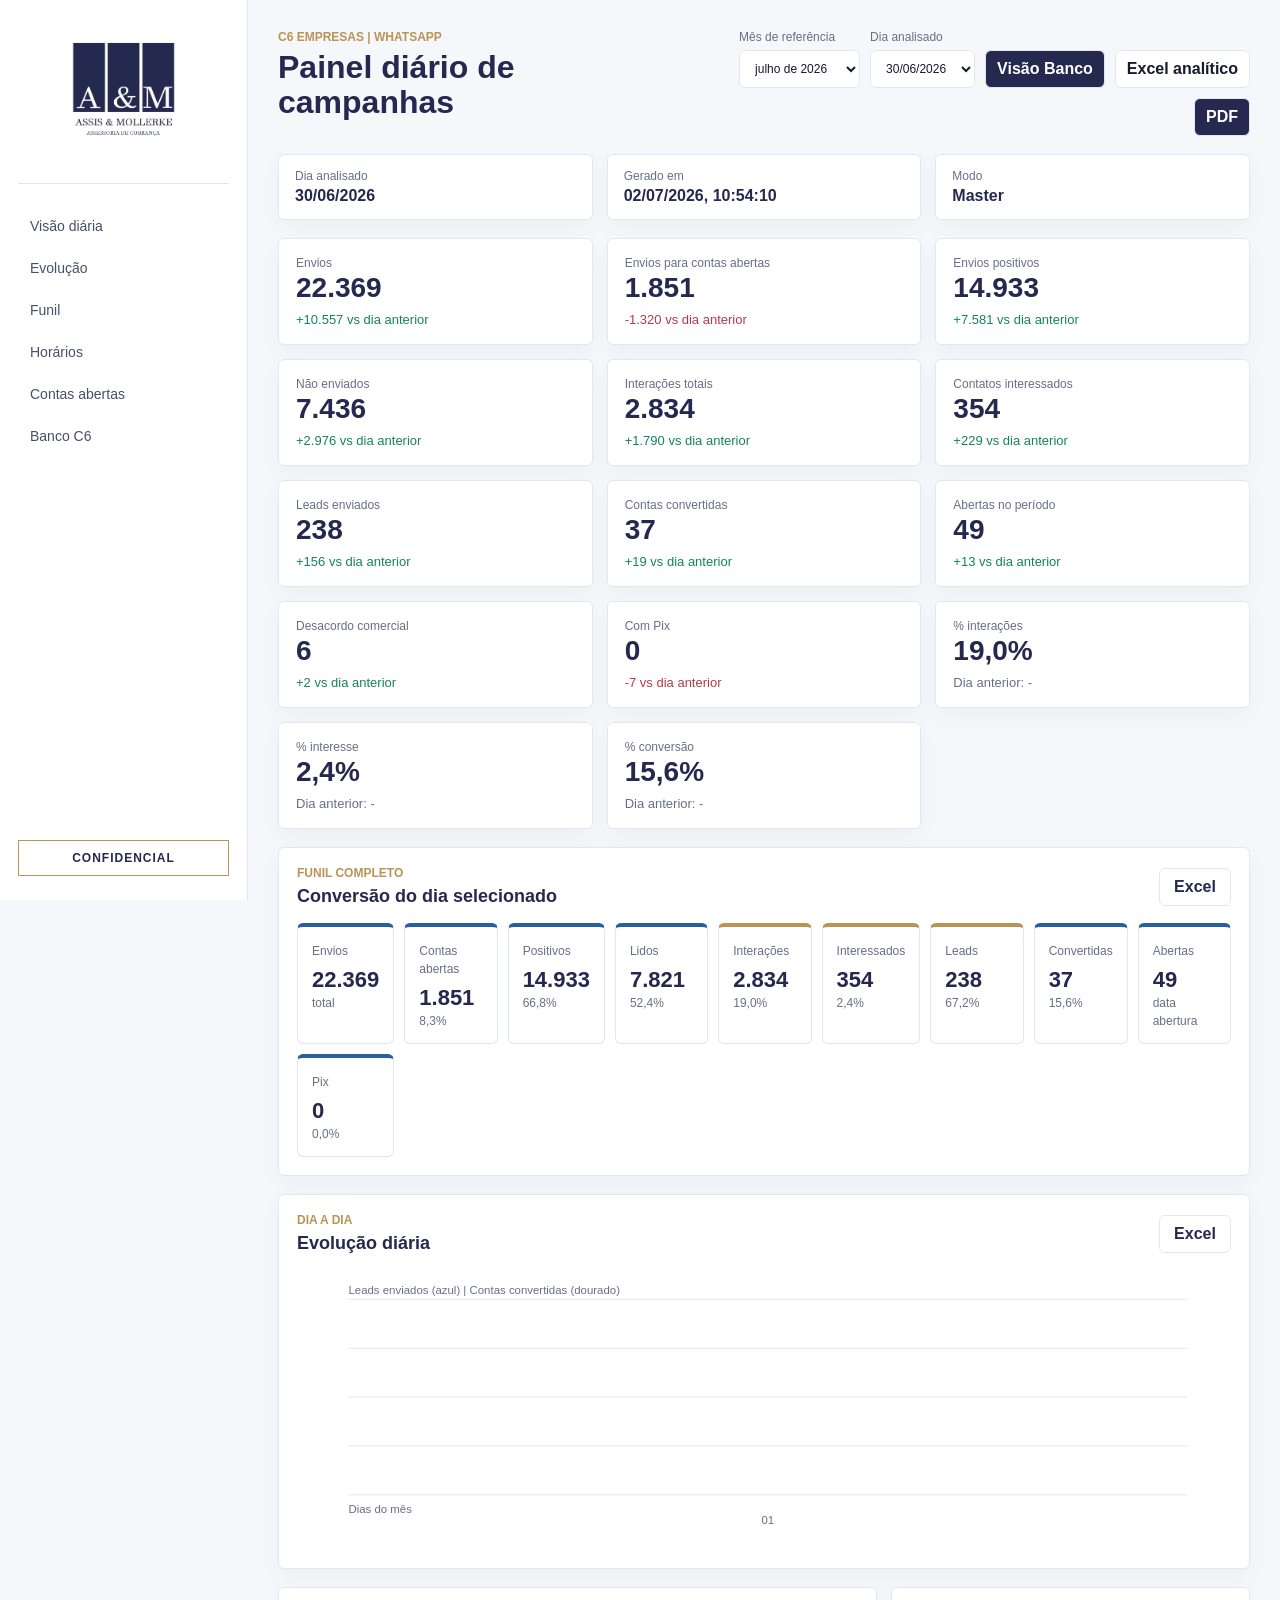
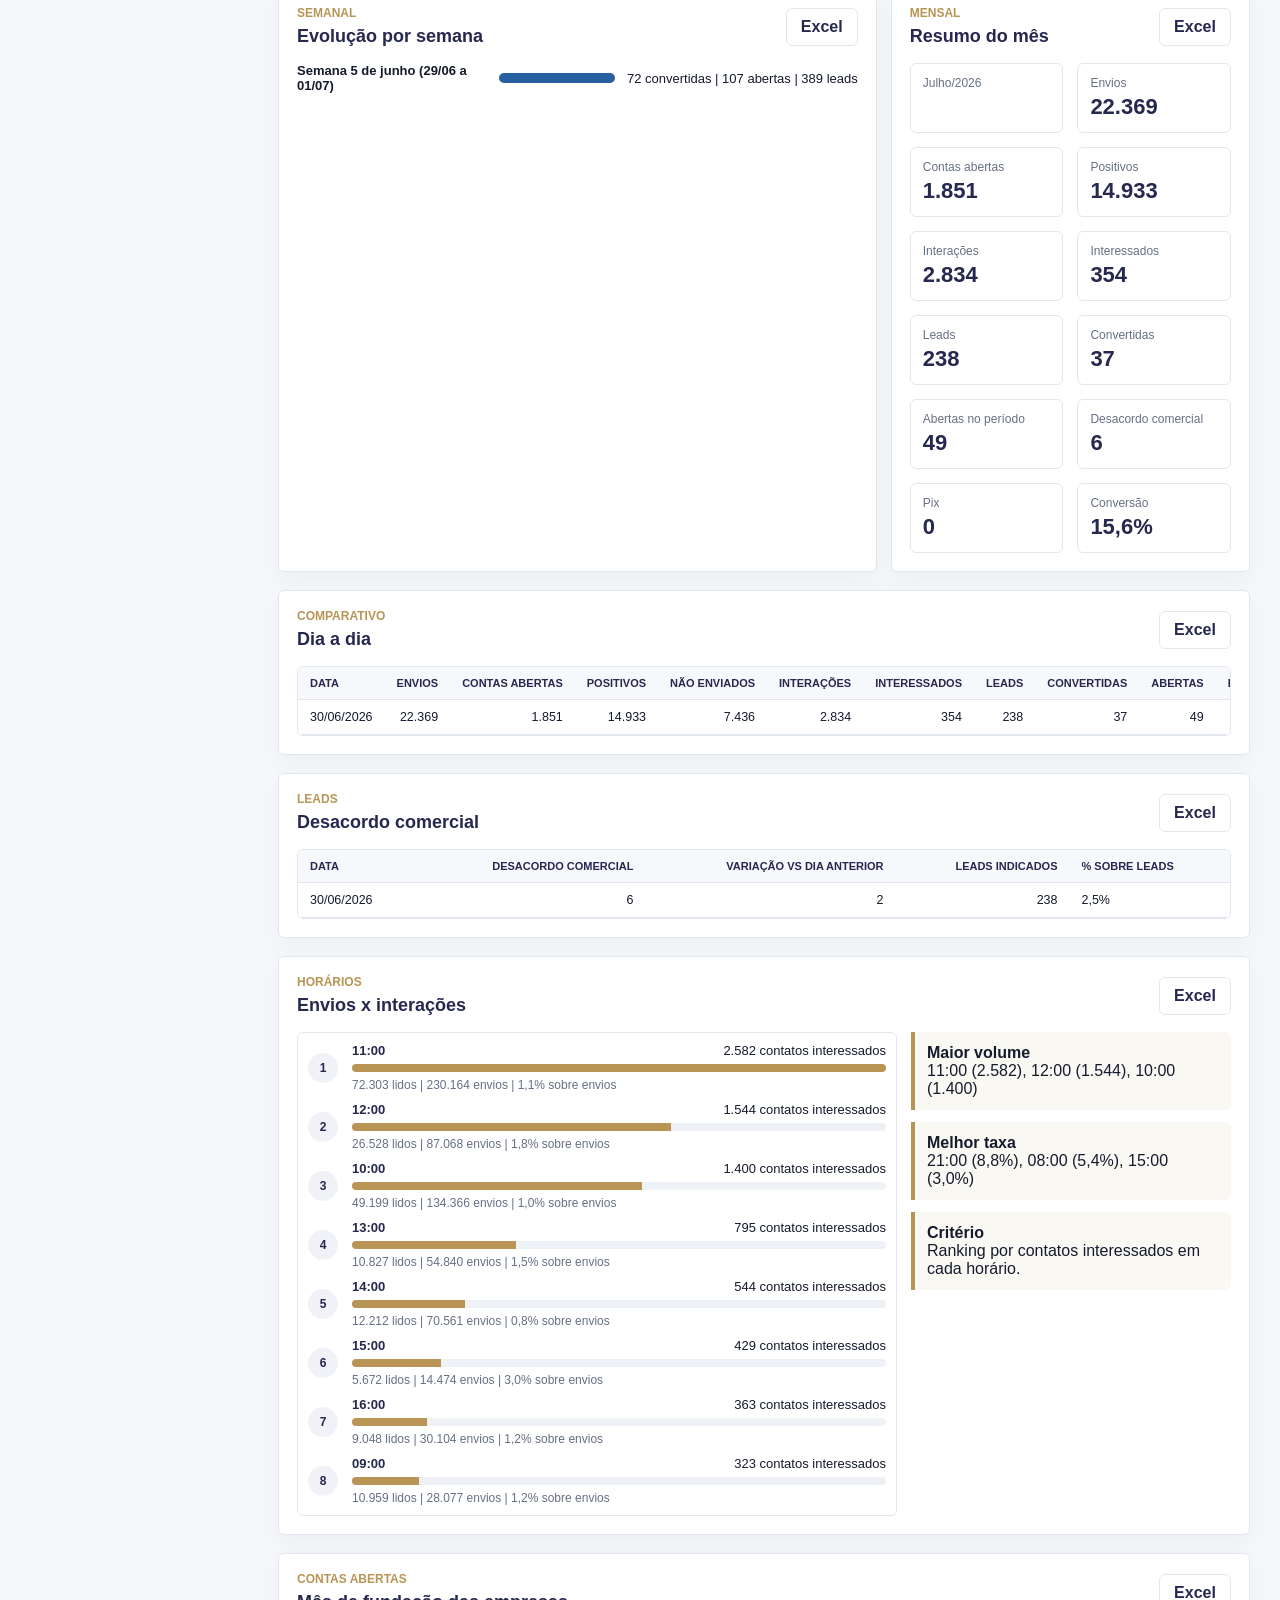
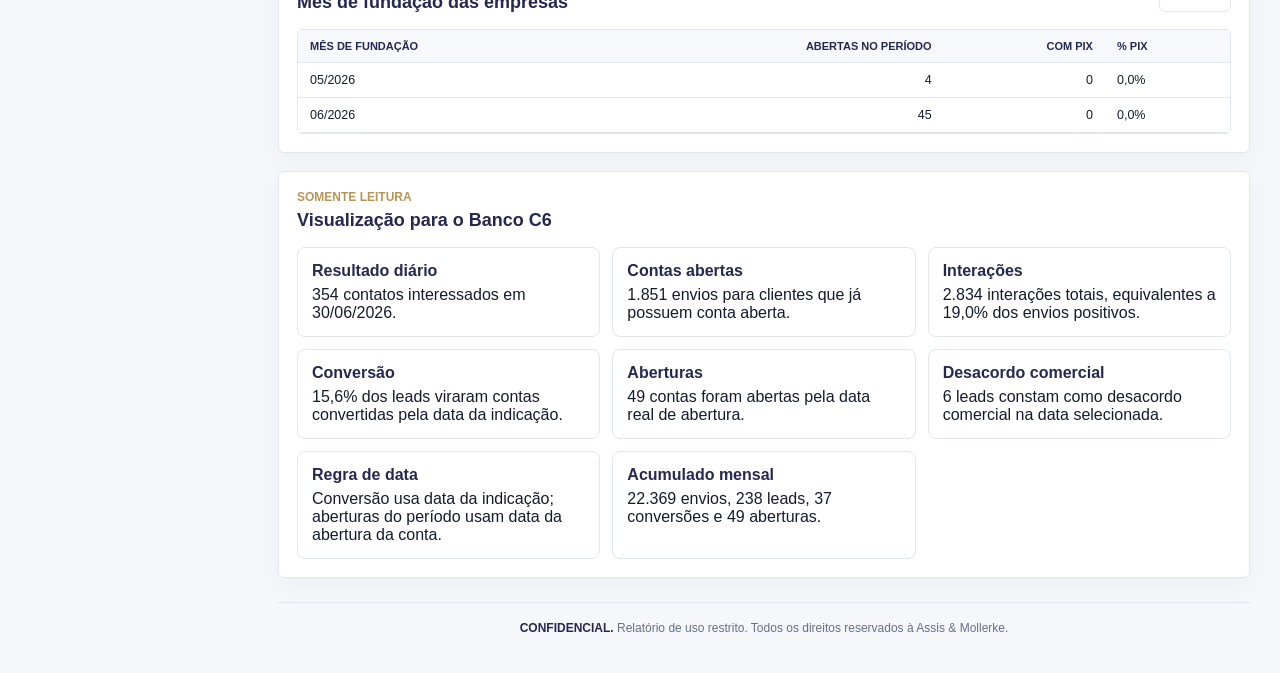
<file: web/index.html>
<!doctype html>
<html lang="pt-BR">
  <head>
    <meta charset="utf-8" />
    <meta name="viewport" content="width=device-width, initial-scale=1" />
    <title>Painel C6 Empresas | A&M</title>
    <link rel="stylesheet" href="styles.css" />
  </head>
  <body>
    <aside class="sidebar">
      <div class="brand">
        <img src="assets/logo.png" alt="Assis & Mollerke" />
      </div>
      <nav aria-label="Navegação">
        <a href="#visao-geral">Visão diária</a>
        <a href="#evolucao">Evolução</a>
        <a href="#funil">Funil</a>
        <a href="#horarios">Horários</a>
        <a href="#contas">Contas abertas</a>
        <a href="#banco">Banco C6</a>
      </nav>
      <div class="confidential">CONFIDENCIAL</div>
    </aside>

    <main>
      <header class="topbar" id="visao-geral">
        <div>
          <p class="eyebrow">C6 Empresas | WhatsApp</p>
          <h1>Painel diário de campanhas</h1>
        </div>
        <div class="filters">
          <label>
            Mês de referência
            <select id="monthSelect"></select>
          </label>
          <label>
            Dia analisado
            <select id="daySelect"></select>
          </label>
          <button id="bankModeBtn" type="button" title="Alternar visualização somente leitura para o Banco C6">Visão Banco</button>
          <button id="analyticBtn" type="button" title="Baixar relatório analítico de contas abertas">Excel analítico</button>
          <button id="pdfBtn" type="button" title="Gerar PDF profissional pelo navegador">PDF</button>
        </div>
      </header>

      <section class="summary-strip" aria-label="Resumo do dia">
        <div>
          <span>Dia analisado</span>
          <strong id="periodLabel">-</strong>
        </div>
        <div>
          <span>Gerado em</span>
          <strong id="generatedAt">-</strong>
        </div>
        <div>
          <span>Modo</span>
          <strong id="modeLabel">Gestão operacional</strong>
        </div>
      </section>

      <section class="kpi-grid" id="kpis"></section>

      <section class="panel" id="funil">
        <div class="section-head">
          <div>
            <p class="eyebrow">Funil completo</p>
            <h2>Conversão do dia selecionado</h2>
          </div>
          <button class="export-btn" data-export="funnel">Excel</button>
        </div>
        <div class="funnel" id="funnelChart"></div>
      </section>

      <section class="panel" id="evolucao">
        <div class="section-head">
          <div>
            <p class="eyebrow">Dia a dia</p>
              <h2>Evolução diária</h2>
          </div>
          <button class="export-btn" data-export="daily">Excel</button>
        </div>
        <div class="chart-wrap">
          <svg id="dailyChart" viewBox="0 0 980 280" role="img" aria-label="Evolução diária"></svg>
        </div>
      </section>

      <section class="two-col">
        <section class="panel">
          <div class="section-head">
            <div>
              <p class="eyebrow">Semanal</p>
              <h2>Evolução por semana</h2>
            </div>
            <button class="export-btn" data-export="weekly">Excel</button>
          </div>
          <div id="weeklyBars" class="bar-list"></div>
        </section>
        <section class="panel">
          <div class="section-head">
            <div>
              <p class="eyebrow">Mensal</p>
              <h2>Resumo do mês</h2>
            </div>
            <button class="export-btn" data-export="monthly">Excel</button>
          </div>
          <div id="monthTotals" class="total-grid"></div>
        </section>
      </section>

      <section class="panel">
        <div class="section-head">
          <div>
            <p class="eyebrow">Comparativo</p>
            <h2>Dia a dia</h2>
          </div>
          <button class="export-btn" data-export="comparison">Excel</button>
        </div>
        <div class="table-wrap">
          <table id="comparisonTable"></table>
        </div>
      </section>

      <section class="panel">
        <div class="section-head">
          <div>
            <p class="eyebrow">Leads</p>
            <h2>Desacordo comercial</h2>
          </div>
          <button class="export-btn" data-export="commercialDisagreement">Excel</button>
        </div>
        <div class="table-wrap">
          <table id="commercialDisagreementTable"></table>
        </div>
      </section>

      <section class="panel" id="horarios">
        <div class="section-head">
          <div>
            <p class="eyebrow">Horários</p>
            <h2>Envios x interações</h2>
          </div>
          <button class="export-btn" data-export="hours">Excel</button>
        </div>
        <div class="hours-layout">
          <div id="hourBars" class="hour-ranking"></div>
          <div class="insights" id="hourInsights"></div>
        </div>
      </section>

      <section class="panel" id="contas">
        <div class="section-head">
          <div>
            <p class="eyebrow">Contas abertas</p>
            <h2>Mês de fundação das empresas</h2>
          </div>
          <button class="export-btn" data-export="accounts">Excel</button>
        </div>
        <div class="table-wrap">
          <table id="accountsTable"></table>
        </div>
      </section>

      <section class="panel bank" id="banco">
        <div class="section-head">
          <div>
            <p class="eyebrow">Somente leitura</p>
            <h2>Visualização para o Banco C6</h2>
          </div>
        </div>
        <div class="executive" id="executiveSummary"></div>
      </section>

      <section class="notes" id="notes"></section>

      <footer class="footer-note">
        <strong>CONFIDENCIAL.</strong> Relatório de uso restrito. Todos os direitos reservados à Assis & Mollerke.
      </footer>
    </main>

    <script src="data.js"></script>
    <script src="app.js"></script>
  </body>
</html>
</file>
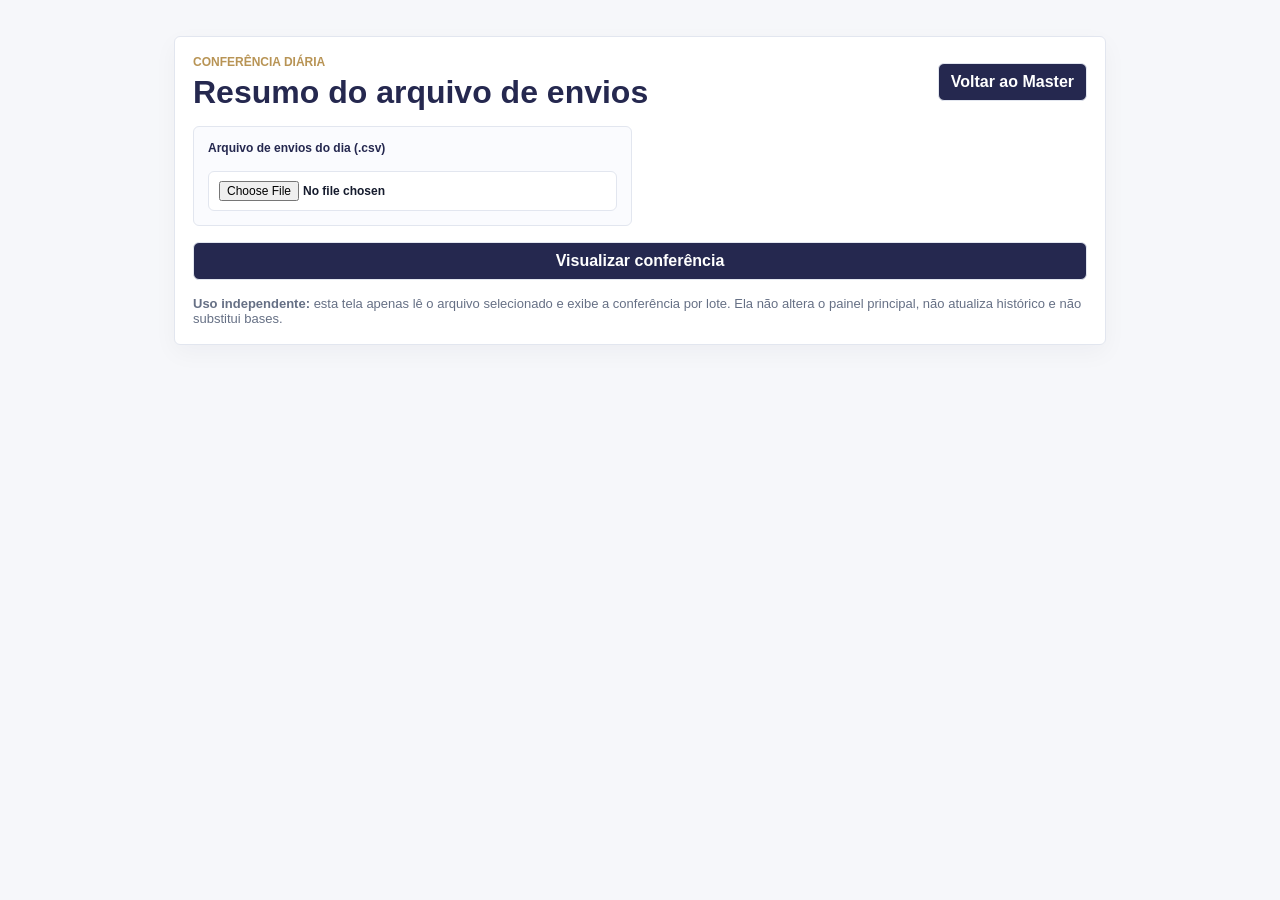
<file: web/envios_dia.html>
<!doctype html>
<html lang="pt-BR">
  <head>
    <meta charset="utf-8" />
    <meta name="viewport" content="width=device-width, initial-scale=1" />
    <title>Conferência diária de envios | Assis & Mollerke</title>
    <link rel="stylesheet" href="styles.css" />
  </head>
  <body class="master-page">
    <main class="master-main">
      <section class="panel master-panel">
        <div class="section-head">
          <div>
            <p class="eyebrow">Conferência diária</p>
            <h1>Resumo do arquivo de envios</h1>
          </div>
          <a class="link-button" href="/master">Voltar ao Master</a>
        </div>
        <form action="/envios-dia" method="post" enctype="multipart/form-data" class="upload-form">
          <label>Arquivo de envios do dia (.csv)
            <input type="file" name="envios_dia" accept=".csv" required />
          </label>
          <button type="submit">Visualizar conferência</button>
        </form>
        <div class="master-note">
          <strong>Uso independente:</strong> esta tela apenas lê o arquivo selecionado e exibe a conferência por lote. Ela não altera o painel principal, não atualiza histórico e não substitui bases.
        </div>
      </section>
    </main>
  </body>
</html>
</file>
<file: web/styles.css>
:root {
  --navy: #25284f;
  --ink: #151b2d;
  --muted: #667085;
  --line: #e2e6ef;
  --paper: #ffffff;
  --bg: #f6f7fa;
  --gold: #b89455;
  --green: #14845a;
  --red: #b23a48;
  --blue: #285f9f;
  --slate: #465166;
}

* {
  box-sizing: border-box;
}

body {
  margin: 0;
  background: var(--bg);
  color: var(--ink);
  font-family: "Aptos", "Segoe UI", Roboto, Arial, sans-serif;
  letter-spacing: 0;
}

.sidebar {
  position: fixed;
  inset: 0 auto 0 0;
  width: 248px;
  background: var(--paper);
  border-right: 1px solid var(--line);
  padding: 24px 18px;
  display: flex;
  flex-direction: column;
  gap: 24px;
}

.brand {
  border-bottom: 1px solid var(--line);
  padding-bottom: 18px;
}

.brand img {
  width: 100%;
  display: block;
}

nav {
  display: grid;
  gap: 6px;
}

nav a {
  color: var(--slate);
  text-decoration: none;
  padding: 10px 12px;
  border-radius: 6px;
  font-size: 14px;
}

nav a:hover {
  background: #eef1f6;
  color: var(--navy);
}

.confidential {
  margin-top: auto;
  border: 1px solid var(--gold);
  color: var(--navy);
  font-weight: 700;
  text-align: center;
  padding: 10px;
  font-size: 12px;
  letter-spacing: 1px;
}

main {
  margin-left: 248px;
  padding: 30px;
}

.topbar {
  display: flex;
  justify-content: space-between;
  gap: 24px;
  align-items: flex-start;
  margin-bottom: 18px;
}

.eyebrow {
  margin: 0 0 6px;
  color: var(--gold);
  font-size: 12px;
  font-weight: 700;
  text-transform: uppercase;
}

h1,
h2 {
  margin: 0;
  color: var(--navy);
}

h1 {
  font-size: 32px;
  line-height: 1.08;
  font-weight: 750;
}

h2 {
  font-size: 18px;
  font-weight: 750;
}

.subtitle {
  color: var(--muted);
  margin: 8px 0 0;
}

.filters {
  display: flex;
  align-items: end;
  justify-content: flex-end;
  gap: 10px;
  flex-wrap: wrap;
}

label {
  color: var(--muted);
  display: grid;
  gap: 6px;
  font-size: 12px;
}

select,
button {
  border: 1px solid var(--line);
  background: var(--paper);
  color: var(--ink);
  border-radius: 6px;
  min-height: 38px;
  padding: 8px 11px;
  font: inherit;
}

input,
textarea {
  border: 1px solid var(--line);
  background: var(--paper);
  color: var(--ink);
  border-radius: 6px;
  padding: 9px 10px;
  font: inherit;
}

button {
  cursor: pointer;
  font-weight: 700;
}

.link-button {
  border: 1px solid var(--line);
  background: var(--navy);
  color: #fff;
  border-radius: 6px;
  min-height: 38px;
  padding: 9px 12px;
  text-decoration: none;
  font-weight: 700;
  display: inline-flex;
  align-items: center;
}

.pdf-actions {
  display: flex;
  gap: 8px;
  flex-wrap: wrap;
  justify-content: flex-end;
}

button:hover {
  border-color: var(--gold);
}

#pdfBtn,
#bankModeBtn {
  background: var(--navy);
  color: #fff;
}

.summary-strip,
.kpi-grid,
.two-col,
.hours-layout,
.total-grid {
  display: grid;
  gap: 14px;
}

.summary-strip {
  grid-template-columns: repeat(3, 1fr);
  margin-bottom: 18px;
}

.summary-strip div,
.kpi,
.panel {
  background: var(--paper);
  border: 1px solid var(--line);
  border-radius: 6px;
  box-shadow: 0 8px 24px rgba(21, 27, 45, 0.04);
}

.summary-strip div {
  padding: 14px 16px;
}

.summary-strip span,
.kpi span,
.total-card span {
  display: block;
  color: var(--muted);
  font-size: 12px;
  margin-bottom: 4px;
}

.summary-strip strong {
  color: var(--navy);
}

.kpi-grid {
  grid-template-columns: repeat(3, 1fr);
  margin-bottom: 18px;
}

.kpi {
  padding: 17px;
}

.kpi strong {
  display: block;
  font-size: 28px;
  line-height: 1;
  color: var(--navy);
  font-weight: 760;
}

.delta {
  margin-top: 10px;
  font-size: 13px;
  color: var(--muted);
}

.delta.up {
  color: var(--green);
}

.delta.down {
  color: var(--red);
}

.panel {
  padding: 18px;
  margin-bottom: 18px;
}

.section-head {
  display: flex;
  align-items: center;
  justify-content: space-between;
  gap: 16px;
  margin-bottom: 16px;
}

.export-btn {
  min-width: 72px;
  color: var(--navy);
}

.funnel {
  display: grid;
  grid-template-columns: repeat(9, 1fr);
  gap: 10px;
  align-items: stretch;
}

.funnel-step {
  border: 1px solid var(--line);
  border-top: 4px solid var(--blue);
  border-radius: 6px;
  padding: 14px;
  min-height: 102px;
}

.funnel-step:nth-child(5),
.funnel-step:nth-child(6),
.funnel-step:nth-child(7) {
  border-top-color: var(--gold);
}

.funnel-step span {
  color: var(--muted);
  font-size: 12px;
}

.funnel-step strong {
  display: block;
  color: var(--navy);
  font-size: 22px;
  margin-top: 8px;
}

.chart-wrap {
  width: 100%;
  overflow: hidden;
}

svg {
  width: 100%;
  min-height: 280px;
  display: block;
}

.axis {
  stroke: var(--line);
  stroke-width: 1;
}

.line-open {
  fill: none;
  stroke: var(--gold);
  stroke-width: 3;
}

.line-indicated {
  fill: none;
  stroke: var(--blue);
  stroke-width: 3;
}

.chart-label {
  fill: var(--muted);
  font-size: 12px;
}

.two-col {
  grid-template-columns: minmax(0, 1.25fr) minmax(320px, 0.75fr);
}

.bar-list {
  display: grid;
  gap: 12px;
}

.bar-row {
  display: grid;
  grid-template-columns: minmax(190px, 0.9fr) 1fr minmax(220px, auto);
  align-items: center;
  gap: 12px;
  font-size: 13px;
}

.bar-track {
  height: 10px;
  background: #eef1f6;
  border-radius: 999px;
  overflow: hidden;
}

.bar-fill {
  height: 100%;
  background: var(--blue);
}

.total-grid {
  grid-template-columns: repeat(2, 1fr);
}

.total-card {
  border: 1px solid var(--line);
  border-radius: 6px;
  padding: 12px;
}

.total-card strong {
  color: var(--navy);
  font-size: 22px;
}

.table-wrap {
  overflow: auto;
  max-height: 500px;
  border: 1px solid var(--line);
  border-radius: 6px;
}

.table-wrap.tall {
  max-height: 620px;
}

table {
  width: 100%;
  border-collapse: collapse;
  font-size: 12.5px;
  background: #fff;
}

.total-row td {
  background: #eef1f7;
  color: var(--navy);
  font-weight: 700;
  border-top: 2px solid var(--navy);
}

th,
td {
  padding: 10px 12px;
  border-bottom: 1px solid var(--line);
  text-align: left;
  white-space: nowrap;
}

th {
  position: sticky;
  top: 0;
  background: #f7f8fb;
  color: var(--navy);
  z-index: 1;
  font-size: 11px;
  text-transform: uppercase;
}

td.num,
th.num {
  text-align: right;
}

.hours-layout {
  grid-template-columns: 1fr 320px;
}

.hour-ranking {
  border: 1px solid var(--line);
  border-radius: 6px;
  padding: 10px;
  background: #fff;
  display: grid;
  gap: 10px;
}

.rank-row {
  display: grid;
  grid-template-columns: 34px 1fr;
  gap: 10px;
  align-items: center;
}

.rank-pos {
  width: 30px;
  height: 30px;
  display: grid;
  place-items: center;
  border-radius: 50%;
  background: #f0f2f7;
  color: var(--navy);
  font-weight: 750;
  font-size: 12px;
}

.rank-main {
  min-width: 0;
}

.rank-top {
  display: flex;
  justify-content: space-between;
  gap: 12px;
  font-size: 13px;
}

.rank-top strong {
  color: var(--navy);
}

.rank-track {
  height: 8px;
  background: #eef1f6;
  border-radius: 99px;
  overflow: hidden;
  margin: 6px 0;
}

.rank-track div {
  height: 100%;
  background: var(--gold);
}

.rank-sub {
  color: var(--muted);
  font-size: 12px;
}

.insights {
  display: grid;
  align-content: start;
  gap: 12px;
}

.insight {
  border-left: 4px solid var(--gold);
  background: #faf8f3;
  padding: 12px;
  border-radius: 0 6px 6px 0;
}

.executive {
  display: grid;
  grid-template-columns: repeat(3, 1fr);
  gap: 12px;
}

.exec-card {
  border: 1px solid var(--line);
  padding: 14px;
  border-radius: 8px;
}

.exec-card strong {
  display: block;
  color: var(--navy);
  margin-bottom: 6px;
}

.notes {
  color: var(--muted);
  font-size: 12px;
  margin-bottom: 24px;
}

.footer-note {
  border-top: 1px solid var(--line);
  color: var(--muted);
  font-size: 12px;
  padding: 18px 2px 8px;
  margin-top: 8px;
  text-align: center;
}

.footer-note strong {
  color: var(--navy);
}

.bank-mode .export-btn {
  display: none;
}

.monitor-route #bankModeBtn {
  display: none;
}

.master-page {
  background: #f6f7fa;
}

.master-main {
  max-width: 980px;
  margin: 0 auto;
  padding: 36px 24px;
}

.master-panel {
  margin: 0;
}

.upload-form {
  display: grid;
  grid-template-columns: repeat(2, 1fr);
  gap: 16px;
}

.upload-form label {
  border: 1px solid var(--line);
  border-radius: 6px;
  padding: 14px;
  background: #fafbfe;
  color: var(--navy);
  font-weight: 700;
}

.upload-form input {
  margin-top: 10px;
  width: 100%;
}

.upload-form textarea {
  margin-top: 10px;
  width: 100%;
  resize: vertical;
}

.upload-form .field-hint {
  display: block;
  margin-top: 6px;
  color: var(--muted);
  font-size: 12px;
  line-height: 1.35;
}

.email-panel {
  margin-top: 18px;
}

.email-form .recipients-field {
  grid-column: 1 / -1;
}

.email-form label:nth-child(3),
.email-form label:nth-child(5) {
  grid-column: 1 / -1;
}

.upload-form button {
  grid-column: 1 / -1;
  background: var(--navy);
  color: #fff;
}

.master-note {
  margin-top: 16px;
  color: var(--muted);
  font-size: 13px;
}

@media (max-width: 1100px) {
  .sidebar {
    position: static;
    width: auto;
    padding: 14px 18px;
    gap: 12px;
  }

  .brand {
    border-bottom: 0;
    padding-bottom: 0;
  }

  .brand img {
    max-width: 210px;
    margin: 0 auto;
  }

  nav {
    display: flex;
    overflow-x: auto;
    padding-bottom: 4px;
  }

  nav a {
    white-space: nowrap;
    flex: 0 0 auto;
  }

  .confidential {
    display: none;
  }

  main {
    margin-left: 0;
    padding: 18px;
  }

  .topbar,
  .two-col,
  .hours-layout {
    grid-template-columns: 1fr;
    display: grid;
  }

  .kpi-grid,
  .summary-strip,
  .funnel,
  .executive {
    grid-template-columns: repeat(2, 1fr);
  }

  .topbar {
    gap: 14px;
    margin-bottom: 14px;
  }

  h1 {
    font-size: 26px;
  }

  .filters {
    justify-content: start;
  }
}

@media (max-width: 700px) {
  body {
    background: #fff;
  }

  .sidebar {
    border-right: 0;
    border-bottom: 1px solid var(--line);
  }

  main {
    padding: 14px 12px 24px;
  }

  .kpi-grid,
  .summary-strip,
  .funnel,
  .executive,
  .total-grid {
    grid-template-columns: 1fr;
  }

  .summary-strip {
    gap: 8px;
    margin-bottom: 12px;
  }

  .summary-strip div {
    padding: 11px 12px;
  }

  .filters {
    justify-content: stretch;
    width: 100%;
    display: grid;
    grid-template-columns: 1fr 1fr;
    gap: 8px;
  }

  .filters label,
  .filters button,
  .filters select {
    width: 100%;
  }

  #pdfBtn {
    grid-column: span 1;
  }

  h1 {
    font-size: 23px;
  }

  h2 {
    font-size: 16px;
  }

  .panel {
    padding: 13px;
    margin-bottom: 12px;
    border-radius: 0;
    border-left: 0;
    border-right: 0;
    box-shadow: none;
  }

  .kpi-grid {
    gap: 8px;
    margin-bottom: 12px;
  }

  .kpi {
    padding: 13px;
    box-shadow: none;
  }

  .kpi strong {
    font-size: 25px;
  }

  .funnel {
    gap: 8px;
  }

  .funnel-step {
    min-height: auto;
    display: grid;
    grid-template-columns: 1fr auto;
    align-items: end;
    gap: 6px;
  }

  .funnel-step strong {
    text-align: right;
  }

  svg {
    min-height: 230px;
  }

  .bar-row {
    grid-template-columns: 70px 1fr;
  }

  .bar-row span {
    grid-column: 1 / -1;
    color: var(--muted);
  }

  .table-wrap {
    max-height: 420px;
    border-radius: 0;
    margin-left: -13px;
    margin-right: -13px;
    border-left: 0;
    border-right: 0;
  }

  th,
  td {
    padding: 9px 10px;
    font-size: 12px;
  }

  .hours-layout {
    gap: 10px;
  }

  .rank-top {
    display: grid;
    gap: 2px;
  }

  .rank-sub {
    font-size: 11px;
  }

  .executive {
    gap: 8px;
  }

  .footer-note {
    padding-bottom: 18px;
  }
}

@media print {
  body {
    background: #fff;
  }

  .sidebar,
  .filters,
  .export-btn {
    display: none !important;
  }

  main {
    margin: 0;
    padding: 0;
  }

  .panel,
  .summary-strip div,
  .kpi {
    break-inside: avoid;
  }

  .table-wrap {
    max-height: none;
    overflow: visible;
  }
}
</file>
